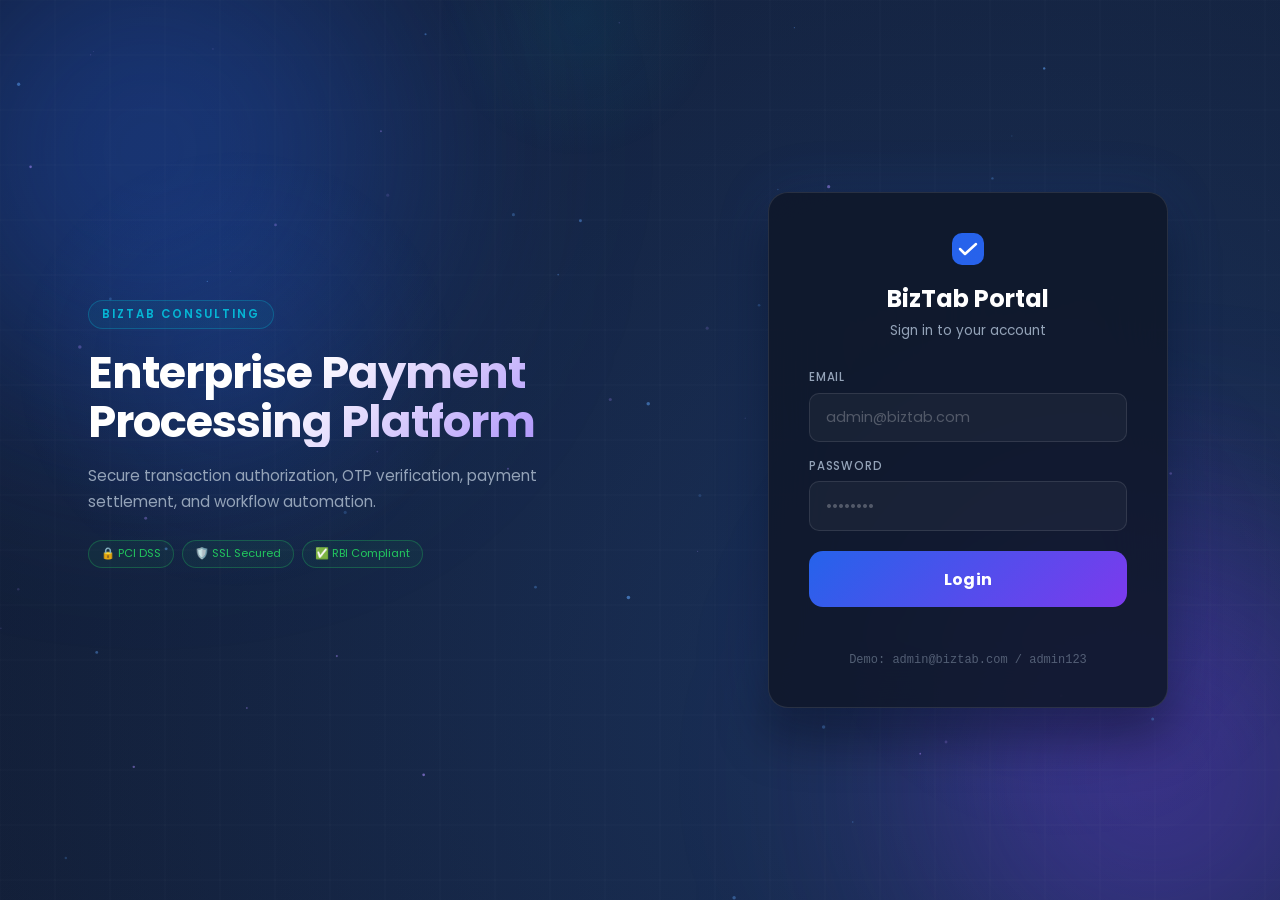
<file: index.html>
<!DOCTYPE html>
<html lang="en">
<head>
  <meta charset="UTF-8">
  <meta name="viewport" content="width=device-width, initial-scale=1.0">
  <title>BizTab Payment Gateway</title>
  <!-- CHANGED: Added Inter + Syne for premium typography -->
  <link href="https://fonts.googleapis.com/css2?family=Poppins:wght@300;400;500;600;700&family=Inter:wght@400;500;600&display=swap" rel="stylesheet">
  <link rel="stylesheet" href="style.css">
</head>
<body>

  <!-- CHANGED: Added animated canvas background -->
  <canvas id="bgCanvas"></canvas>

  <div class="login-page">

    <!-- CHANGED: Left panel enriched with badges + stats; text unchanged -->
    <div class="login-left">
      <div class="content">
        <span class="tag">BizTab Consulting</span>
        <h1>Enterprise Payment Processing Platform</h1>
        <p>
          Secure transaction authorization,
          OTP verification,
          payment settlement,
          and workflow automation.
        </p>

        <!-- CHANGED: Added trust badges below description -->
        <div class="login-badges">
          <span class="login-badge">🔒 PCI DSS</span>
          <span class="login-badge">🛡️ SSL Secured</span>
          <span class="login-badge">✅ RBI Compliant</span>
        </div>

        <!-- CHANGED: Added animated stat cards -->
        <div class="login-stats">
          <div class="login-stat">
          </div>
          <div class="login-stat">   
          </div>
          <div class="login-stat">
          </div>
        </div>
      </div>
    </div>

    <!-- CHANGED: Right panel → glassmorphism card with tilt effect -->
    <div class="login-right">
      <div class="login-box" id="loginBox">

        <!-- CHANGED: Added logo mark above the heading -->
        <div class="login-logo-mark">
          <svg width="32" height="32" viewBox="0 0 32 32" fill="none">
            <rect width="32" height="32" rx="10" fill="url(#lg1)"/>
            <path d="M8 16l5 5 11-10" stroke="#fff" stroke-width="2.5" stroke-linecap="round" stroke-linejoin="round"/>
            <defs>
              <linearGradient id="lg1" x1="0" y1="0" x2="32" y2="32">
                <stop offset="0%" stop-color="#2563EB"/>
                <stop offset="100%" stop-color="#7C3AED"/>
              </linearGradient>
            </defs>
          </svg>
        </div>

        <h2>BizTab Portal</h2>
        <p class="login-sub">Sign in to your account</p>

        <!-- CHANGED: Wrapped inputs in labelled groups for better UX -->
        <div class="input-group">
          <label class="input-lbl">Email</label>
          <input type="email" id="email" placeholder="admin@biztab.com">
        </div>
        <div class="input-group">
          <label class="input-lbl">Password</label>
          <input type="password" id="password" placeholder="••••••••">
        </div>

        <!-- UNCHANGED: original onclick logic -->
        <button onclick="login()">Login</button>
        <div id="loginMessage"></div>

        <!-- CHANGED: Added credential hint -->
        <div class="login-hint">Demo: admin@biztab.com / admin123</div>
      </div>
    </div>
  </div>

  <script src="script.js"></script>

  <!-- CHANGED: Canvas background animation (purely visual, no logic impact) -->
  <script>
    (function () {
      var c = document.getElementById('bgCanvas');
      var ctx = c.getContext('2d');
      function resize() { c.width = innerWidth; c.height = innerHeight; }
      resize();
      window.addEventListener('resize', resize);

      var pts = [];
      for (var i = 0; i < 70; i++) {
        pts.push({
          x: Math.random() * innerWidth,
          y: Math.random() * innerHeight,
          r: Math.random() * 1.4 + 0.4,
          vx: (Math.random() - .5) * .35,
          vy: (Math.random() - .5) * .35,
          a: Math.random() * .5 + .1,
          col: Math.random() > .5 ? '96,165,250' : '167,139,250'
        });
      }

      var orbs = [
        { ox: .18, oy: .35, r: 220, col: '37,99,235', a: .13, t: 0 },
        { ox: .78, oy: .65, r: 260, col: '124,58,237', a: .10, t: 2 },
        { ox: .5,  oy: .08, r: 140, col: '6,182,212',  a: .07, t: 4 }
      ];

      function draw() {
        ctx.clearRect(0, 0, c.width, c.height);

        orbs.forEach(function (o) {
          o.t += .004;
          var cx = (o.ox + Math.sin(o.t) * .06) * c.width;
          var cy = (o.oy + Math.cos(o.t * .8) * .06) * c.height;
          var g = ctx.createRadialGradient(cx, cy, 0, cx, cy, o.r);
          g.addColorStop(0, 'rgba(' + o.col + ',' + o.a + ')');
          g.addColorStop(1, 'rgba(' + o.col + ',0)');
          ctx.fillStyle = g;
          ctx.beginPath();
          ctx.arc(cx, cy, o.r, 0, Math.PI * 2);
          ctx.fill();
        });

        ctx.strokeStyle = 'rgba(255,255,255,.025)';
        ctx.lineWidth = 1;
        for (var x = 0; x < c.width; x += 55) {
          ctx.beginPath(); ctx.moveTo(x, 0); ctx.lineTo(x, c.height); ctx.stroke();
        }
        for (var y = 0; y < c.height; y += 55) {
          ctx.beginPath(); ctx.moveTo(0, y); ctx.lineTo(c.width, y); ctx.stroke();
        }

        pts.forEach(function (p) {
          p.x += p.vx; p.y += p.vy;
          if (p.x < 0) p.x = c.width;
          if (p.x > c.width) p.x = 0;
          if (p.y < 0) p.y = c.height;
          if (p.y > c.height) p.y = 0;
          ctx.beginPath();
          ctx.arc(p.x, p.y, p.r, 0, Math.PI * 2);
          ctx.fillStyle = 'rgba(' + p.col + ',' + p.a + ')';
          ctx.fill();
        });

        requestAnimationFrame(draw);
      }
      draw();

      /* 3-D tilt on login card */
      var box = document.getElementById('loginBox');
      if (box) {
        box.addEventListener('mousemove', function (e) {
          var r = box.getBoundingClientRect();
          var x = (e.clientX - r.left) / r.width - .5;
          var y = (e.clientY - r.top) / r.height - .5;
          box.style.transform = 'perspective(700px) rotateX(' + (-y * 7) + 'deg) rotateY(' + (x * 7) + 'deg)';
        });
        box.addEventListener('mouseleave', function () {
          box.style.transform = 'perspective(700px) rotateX(0) rotateY(0)';
        });
      }
    })();
  </script>
</body>
</html>
</file>
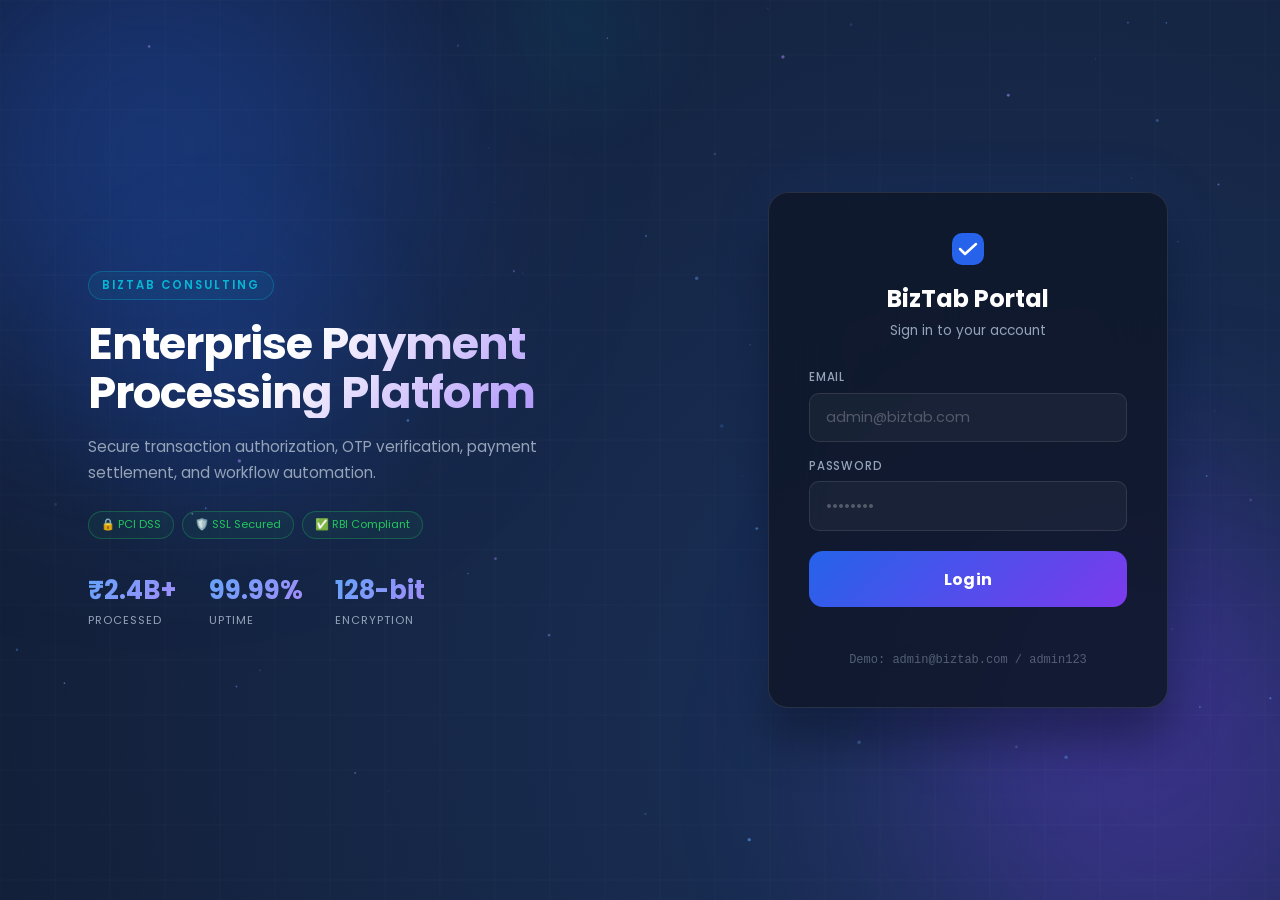
<file: login.html>
<!DOCTYPE html>
<html lang="en">
<head>
  <meta charset="UTF-8">
  <meta name="viewport" content="width=device-width, initial-scale=1.0">
  <title>BizTab Payment Gateway</title>
  <!-- CHANGED: Added Inter + Syne for premium typography -->
  <link href="https://fonts.googleapis.com/css2?family=Poppins:wght@300;400;500;600;700&family=Inter:wght@400;500;600&display=swap" rel="stylesheet">
  <link rel="stylesheet" href="style.css">
</head>
<body>

  <!-- CHANGED: Added animated canvas background -->
  <canvas id="bgCanvas"></canvas>

  <div class="login-page">

    <!-- CHANGED: Left panel enriched with badges + stats; text unchanged -->
    <div class="login-left">
      <div class="content">
        <span class="tag">BizTab Consulting</span>
        <h1>Enterprise Payment Processing Platform</h1>
        <p>
          Secure transaction authorization,
          OTP verification,
          payment settlement,
          and workflow automation.
        </p>

        <!-- CHANGED: Added trust badges below description -->
        <div class="login-badges">
          <span class="login-badge">🔒 PCI DSS</span>
          <span class="login-badge">🛡️ SSL Secured</span>
          <span class="login-badge">✅ RBI Compliant</span>
        </div>

        <!-- CHANGED: Added animated stat cards -->
        <div class="login-stats">
          <div class="login-stat">
            <span class="stat-num">₹2.4B+</span>
            <span class="stat-lbl">Processed</span>
          </div>
          <div class="login-stat">
            <span class="stat-num">99.99%</span>
            <span class="stat-lbl">Uptime</span>
          </div>
          <div class="login-stat">
            <span class="stat-num">128-bit</span>
            <span class="stat-lbl">Encryption</span>
          </div>
        </div>
      </div>
    </div>

    <!-- CHANGED: Right panel → glassmorphism card with tilt effect -->
    <div class="login-right">
      <div class="login-box" id="loginBox">

        <!-- CHANGED: Added logo mark above the heading -->
        <div class="login-logo-mark">
          <svg width="32" height="32" viewBox="0 0 32 32" fill="none">
            <rect width="32" height="32" rx="10" fill="url(#lg1)"/>
            <path d="M8 16l5 5 11-10" stroke="#fff" stroke-width="2.5" stroke-linecap="round" stroke-linejoin="round"/>
            <defs>
              <linearGradient id="lg1" x1="0" y1="0" x2="32" y2="32">
                <stop offset="0%" stop-color="#2563EB"/>
                <stop offset="100%" stop-color="#7C3AED"/>
              </linearGradient>
            </defs>
          </svg>
        </div>

        <h2>BizTab Portal</h2>
        <p class="login-sub">Sign in to your account</p>

        <!-- CHANGED: Wrapped inputs in labelled groups for better UX -->
        <div class="input-group">
          <label class="input-lbl">Email</label>
          <input type="email" id="email" placeholder="admin@biztab.com">
        </div>
        <div class="input-group">
          <label class="input-lbl">Password</label>
          <input type="password" id="password" placeholder="••••••••">
        </div>

        <!-- UNCHANGED: original onclick logic -->
        <button onclick="login()">Login</button>
        <div id="loginMessage"></div>

        <!-- CHANGED: Added credential hint -->
        <div class="login-hint">Demo: admin@biztab.com / admin123</div>
      </div>
    </div>
  </div>

  <script src="script.js"></script>

  <!-- CHANGED: Canvas background animation (purely visual, no logic impact) -->
  <script>
    (function () {
      var c = document.getElementById('bgCanvas');
      var ctx = c.getContext('2d');
      function resize() { c.width = innerWidth; c.height = innerHeight; }
      resize();
      window.addEventListener('resize', resize);

      var pts = [];
      for (var i = 0; i < 70; i++) {
        pts.push({
          x: Math.random() * innerWidth,
          y: Math.random() * innerHeight,
          r: Math.random() * 1.4 + 0.4,
          vx: (Math.random() - .5) * .35,
          vy: (Math.random() - .5) * .35,
          a: Math.random() * .5 + .1,
          col: Math.random() > .5 ? '96,165,250' : '167,139,250'
        });
      }

      var orbs = [
        { ox: .18, oy: .35, r: 220, col: '37,99,235', a: .13, t: 0 },
        { ox: .78, oy: .65, r: 260, col: '124,58,237', a: .10, t: 2 },
        { ox: .5,  oy: .08, r: 140, col: '6,182,212',  a: .07, t: 4 }
      ];

      function draw() {
        ctx.clearRect(0, 0, c.width, c.height);

        orbs.forEach(function (o) {
          o.t += .004;
          var cx = (o.ox + Math.sin(o.t) * .06) * c.width;
          var cy = (o.oy + Math.cos(o.t * .8) * .06) * c.height;
          var g = ctx.createRadialGradient(cx, cy, 0, cx, cy, o.r);
          g.addColorStop(0, 'rgba(' + o.col + ',' + o.a + ')');
          g.addColorStop(1, 'rgba(' + o.col + ',0)');
          ctx.fillStyle = g;
          ctx.beginPath();
          ctx.arc(cx, cy, o.r, 0, Math.PI * 2);
          ctx.fill();
        });

        ctx.strokeStyle = 'rgba(255,255,255,.025)';
        ctx.lineWidth = 1;
        for (var x = 0; x < c.width; x += 55) {
          ctx.beginPath(); ctx.moveTo(x, 0); ctx.lineTo(x, c.height); ctx.stroke();
        }
        for (var y = 0; y < c.height; y += 55) {
          ctx.beginPath(); ctx.moveTo(0, y); ctx.lineTo(c.width, y); ctx.stroke();
        }

        pts.forEach(function (p) {
          p.x += p.vx; p.y += p.vy;
          if (p.x < 0) p.x = c.width;
          if (p.x > c.width) p.x = 0;
          if (p.y < 0) p.y = c.height;
          if (p.y > c.height) p.y = 0;
          ctx.beginPath();
          ctx.arc(p.x, p.y, p.r, 0, Math.PI * 2);
          ctx.fillStyle = 'rgba(' + p.col + ',' + p.a + ')';
          ctx.fill();
        });

        requestAnimationFrame(draw);
      }
      draw();

      /* 3-D tilt on login card */
      var box = document.getElementById('loginBox');
      if (box) {
        box.addEventListener('mousemove', function (e) {
          var r = box.getBoundingClientRect();
          var x = (e.clientX - r.left) / r.width - .5;
          var y = (e.clientY - r.top) / r.height - .5;
          box.style.transform = 'perspective(700px) rotateX(' + (-y * 7) + 'deg) rotateY(' + (x * 7) + 'deg)';
        });
        box.addEventListener('mouseleave', function () {
          box.style.transform = 'perspective(700px) rotateX(0) rotateY(0)';
        });
      }
    })();
  </script>
</body>
</html>
</file>
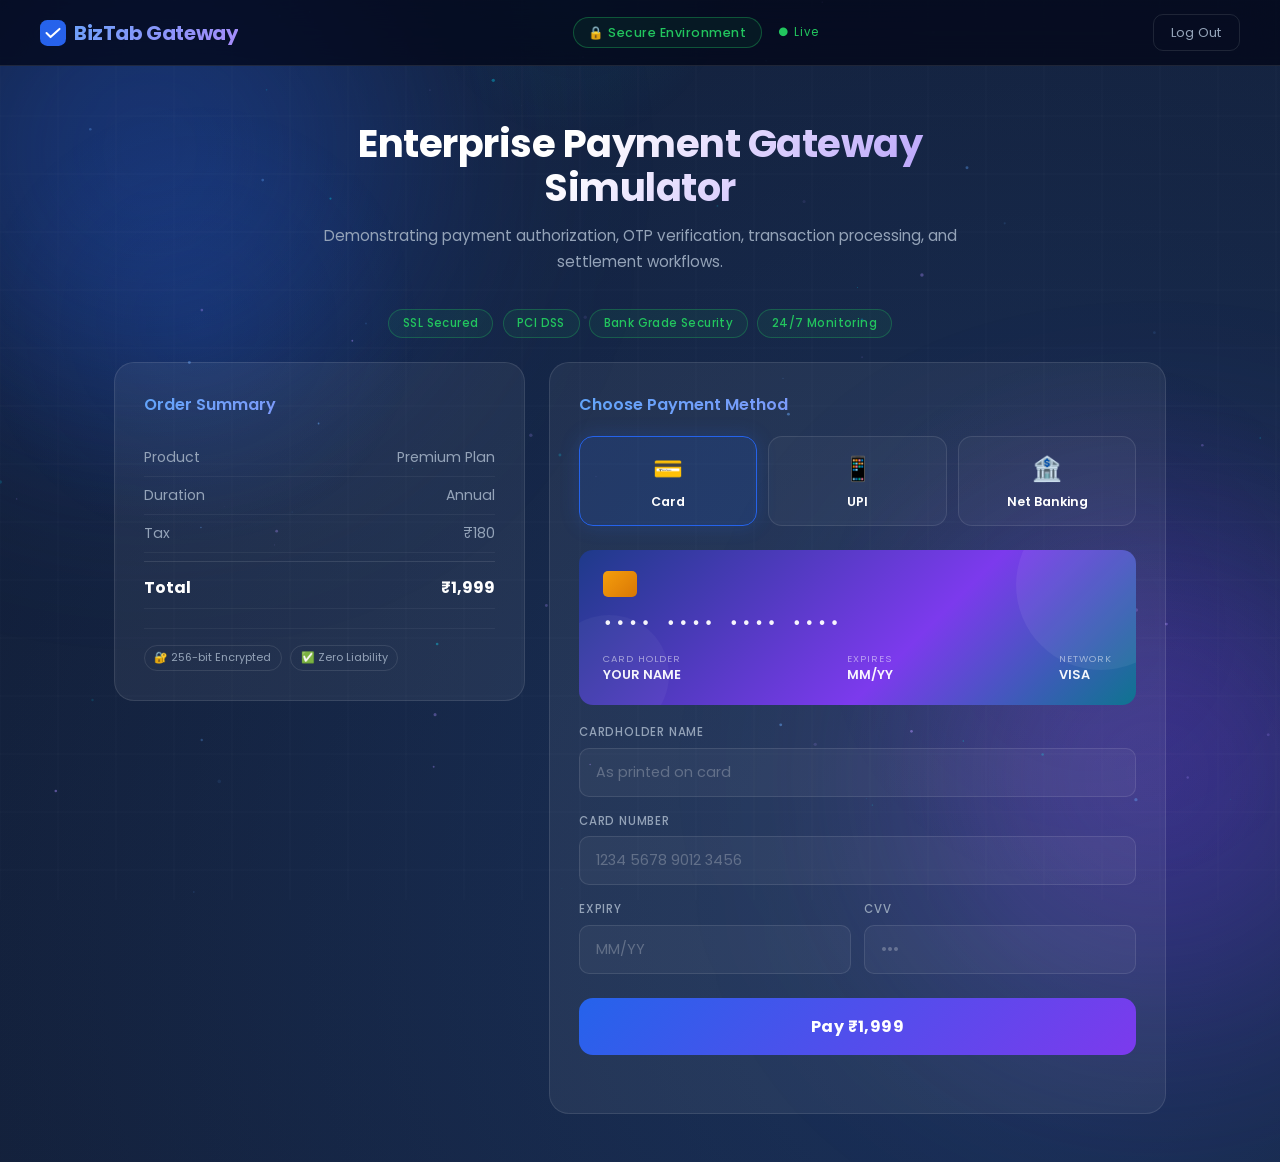
<file: payment.html>
<!DOCTYPE html>
<html lang="en">
<head>
  <meta charset="UTF-8">
  <meta name="viewport" content="width=device-width, initial-scale=1.0">
  <title>BizTab Payment Gateway</title>
  <link href="https://fonts.googleapis.com/css2?family=Poppins:wght@300;400;500;600;700&family=Inter:wght@400;500;600&display=swap" rel="stylesheet">
  <link rel="stylesheet" href="style.css">
</head>
<body>

  <!-- CHANGED: Animated 3-D canvas background -->
  <canvas id="bgCanvas"></canvas>

  <!-- ─── NAVBAR ──────────────────────────────────────────────────────────── -->
  <!-- CHANGED: Enhanced navbar with status badge; text/logo unchanged -->
  <nav class="navbar">
    <div class="logo">
      <!-- CHANGED: Added SVG logo mark before text -->
      <svg width="26" height="26" viewBox="0 0 32 32" fill="none" style="vertical-align:middle;margin-right:8px">
        <rect width="32" height="32" rx="9" fill="url(#navLg)"/>
        <path d="M8 16l5 5 11-10" stroke="#fff" stroke-width="2.5" stroke-linecap="round" stroke-linejoin="round"/>
        <defs>
          <linearGradient id="navLg" x1="0" y1="0" x2="32" y2="32">
            <stop offset="0%" stop-color="#2563EB"/>
            <stop offset="100%" stop-color="#7C3AED"/>
          </linearGradient>
        </defs>
      </svg>
      BizTab Gateway
    </div>
    <!-- CHANGED: status badge replaces plain text -->
    <div class="nav-center">
      <span class="secure">🔒 Secure Environment</span>
      <span class="nav-status">● Live</span>
    </div>
    <div class="nav-right">
      <button class="nav-logout-btn"
onclick="location.href='index.html'">
Log Out
</button>
    </div>
  </nav>

  <!-- ─── HERO ────────────────────────────────────────────────────────────── -->
  <!-- UNCHANGED: same text content, class kept for CSS, just wrapped for animation -->
  <section class="hero">
    <div class="hero-inner">
      <h1>Enterprise Payment Gateway Simulator</h1>
      <p>
        Demonstrating payment authorization,
        OTP verification,
        transaction processing,
        and settlement workflows.
      </p>
    </div>
  </section>

  <!-- ─── SECURITY BADGES ─────────────────────────────────────────────────── -->
  <!-- UNCHANGED: same 4 badges -->
  <section class="security">
    <div class="badge">SSL Secured</div>
    <div class="badge">PCI DSS</div>
    <div class="badge">Bank Grade Security</div>
    <div class="badge">24/7 Monitoring</div>
  </section>

  <!-- ─── MAIN DASHBOARD ──────────────────────────────────────────────────── -->
  <div class="dashboard">

    <!-- ── ORDER SUMMARY ── -->
    <!-- UNCHANGED: all IDs, text, values identical to original -->
    <div class="order-card">
      <h2>Order Summary</h2>
      <div class="row">
        <span>Product</span>
        <span>Premium Plan</span>
      </div>
      <div class="row">
        <span>Duration</span>
        <span>Annual</span>
      </div>
      <div class="row">
        <span>Tax</span>
        <span>₹180</span>
      </div>
      <div class="row total">
        <span>Total</span>
        <span>₹1,999</span>
      </div>
      <!-- CHANGED: Added trust section below order total -->
      <div class="order-trust">
        <span class="trust-item">🔐 256-bit Encrypted</span>
        <span class="trust-item">✅ Zero Liability</span>
      </div>
    </div>

    <!-- ── PAYMENT CARD ── -->
    <div class="payment-card">
      <h2>Choose Payment Method</h2>

      <!-- CHANGED: method-grid items now have icon wrappers for richer UI -->
      <div class="method-grid">
        <div class="method-box active" onclick="showMethod('card', this)">
          <span class="method-icon">💳</span>
          <span class="method-label">Card</span>
        </div>
        <div class="method-box" onclick="showMethod('upi', this)">
          <span class="method-icon">📱</span>
          <span class="method-label">UPI</span>
        </div>
        <div class="method-box" onclick="showMethod('bank', this)">
          <span class="method-icon">🏦</span>
          <span class="method-label">Net Banking</span>
        </div>
      </div>

      <!-- ── CARD SECTION ── -->
      <!-- UNCHANGED: all IDs preserved. CHANGED: added floating card preview -->
      <div id="cardSection">

        <!-- CHANGED: Live card preview (purely visual) -->
        <div class="card-preview" id="cardPreview">
          <div class="card-preview-chip"></div>
          <div class="card-preview-number" id="previewNumber">•••• •••• •••• ••••</div>
          <div class="card-preview-row">
            <div>
              <div class="card-preview-label">Card Holder</div>
              <div class="card-preview-value" id="previewName">YOUR NAME</div>
            </div>
            <div>
              <div class="card-preview-label">Expires</div>
              <div class="card-preview-value" id="previewExpiry">MM/YY</div>
            </div>
            <div>
              <div class="card-preview-label">Network</div>
              <div class="card-preview-value" id="previewNetwork">VISA</div>
            </div>
          </div>
        </div>

        <!-- UNCHANGED: exact IDs kept, added input-wrapper for label -->
        <div class="input-wrap">
          <label class="field-label">Cardholder Name</label>
          <input type="text" id="cardName" placeholder="As printed on card"
                 oninput="formatCardName(this); updatePreview()"
                 autocomplete="cc-name">
          <!-- ▲ Inline error span for cardholder name -->
          <span class="field-error" id="cardNameErr" style="display:none;"></span>
        </div>

        <div class="input-wrap">
          <label class="field-label">Card Number</label>
          <input type="text" id="cardNumber" placeholder="1234 5678 9012 3456"
                 maxlength="19"
                 oninput="formatCard(this); updatePreview()"
                 autocomplete="cc-number" inputmode="numeric">
          <!-- ▲ Inline error span for card number -->
          <span class="field-error" id="cardNumberErr" style="display:none;"></span>
        </div>

        <div class="two-col">
          <div class="input-wrap">
            <label class="field-label">Expiry</label>
            <input type="text" id="expiry" placeholder="MM/YY" maxlength="5"
                   oninput="formatExpiry(this); updatePreview()"
                   autocomplete="cc-exp" inputmode="numeric">
            <!-- ▲ Inline error span for expiry -->
            <span class="field-error" id="expiryErr" style="display:none;"></span>
          </div>
          <div class="input-wrap">
            <label class="field-label">CVV</label>
            <input type="password" id="cvv" placeholder="•••" maxlength="3"
                   oninput="formatCVV(this)"
                   autocomplete="cc-csc" inputmode="numeric">
            <!-- ▲ Inline error span for CVV -->
            <span class="field-error" id="cvvErr" style="display:none;"></span>
          </div>
        </div>
      </div>

      <!-- ── UPI SECTION ── -->
      <!-- UNCHANGED: IDs kept. CHANGED: UPI apps visually enhanced -->
      <div id="upiSection" style="display:none;">
        <div class="input-wrap">
          <label class="field-label">UPI ID</label>
          <input type="text" id="upiId" placeholder="example@upi"
                 oninput="clearFieldError('upiId')"
                 autocomplete="off">
          <!-- ▲ Inline error span for UPI ID -->
          <span class="field-error" id="upiIdErr" style="display:none;"></span>
        </div>
        <div class="upi-apps">
          <div class="upi-box" onclick="selectUPI(this,'user@oksbi')">
            <span class="upi-icon">🟢</span>
            <span>Google Pay</span>
          </div>
          <div class="upi-box" onclick="selectUPI(this,'user@ybl')">
            <span class="upi-icon">🟣</span>
            <span>PhonePe</span>
          </div>
          <div class="upi-box" onclick="selectUPI(this,'user@paytm')">
            <span class="upi-icon">🔵</span>
            <span>Paytm</span>
          </div>
        </div>
      </div>

      <!-- ── NET BANKING SECTION ── -->
      <!-- UNCHANGED: IDs kept -->
      <div id="bankSection" style="display:none;">
        <div class="input-wrap">
          <label class="field-label">Select Bank</label>
          <select id="bankName" onchange="clearFieldError('bankName')">
            <option value="">Select Bank</option>
            <option>State Bank of India</option>
            <option>HDFC Bank</option>
            <option>ICICI Bank</option>
            <option>Axis Bank</option>
            <option>Kotak Mahindra Bank</option>
            <option>Punjab National Bank</option>
          </select>
          <!-- ▲ Inline error span for bank selection -->
          <span class="field-error" id="bankNameErr" style="display:none;"></span>
        </div>
        <div class="input-wrap">
          <label class="field-label">Account Number</label>
          <input type="text" id="accountNumber" placeholder="9–18 digit account number"
                 maxlength="18" inputmode="numeric"
                 oninput="formatAccountNumber(this)">
          <!-- ▲ Inline error span for account number -->
          <span class="field-error" id="accountNumberErr" style="display:none;"></span>
        </div>
      </div>

      <!-- UNCHANGED: button ID + onclick kept exactly -->
      <button onclick="startPayment()">Pay ₹1,999</button>
      <div id="paymentMessage"></div>
    </div><!-- /payment-card -->
  </div><!-- /dashboard -->

  <!-- ══════════════════════════════════════════════════════════════════════ -->
  <!--  OTP MODAL                                                            -->
  <!--  CHANGED: z-index fixed (9999), improved design + animations.        -->
  <!--  UNCHANGED: all IDs (otpModal, o1–o4), all onclick handlers          -->
  <!-- ══════════════════════════════════════════════════════════════════════ -->
  <div id="otpModal" class="modal">
    <div class="otp-modal-box">

      <!-- CHANGED: animated shield wrapper -->
      <div class="otp-shield-wrap">
        <div class="otp-icon">🔐</div>
        <div class="otp-shield-ring"></div>
      </div>

      <h2>OTP Verification</h2>
      <p class="otp-subtitle">
        We've sent a secure code to your registered mobile
        <br><strong class="otp-phone">+91 •••• ••9876</strong>
      </p>

      <!-- UNCHANGED: IDs o1-o4 + oninput handlers -->
      <div class="otp-grid">
        <input maxlength="1" id="o1" class="otp-digit" inputmode="numeric"
               oninput="nextOTP(this,'o2')">
        <input maxlength="1" id="o2" class="otp-digit" inputmode="numeric"
               oninput="nextOTP(this,'o3')">
        <input maxlength="1" id="o3" class="otp-digit" inputmode="numeric"
               oninput="nextOTP(this,'o4')">
        <input maxlength="1" id="o4" class="otp-digit" inputmode="numeric">
      </div>

      <div class="otp-info">
        Demo OTP: <strong class="otp-code">1234</strong>
      </div>

      <!-- CHANGED: added countdown timer display -->
      <div class="otp-timer">
        Resend in <span id="otpTimerCount">30</span>s
      </div>

      <!-- UNCHANGED: onclick handler -->
      <button class="verify-btn" onclick="verifyOTP()">Verify Payment</button>

      <!-- UNCHANGED: Resend text; CHANGED: now a clickable button -->
      <p class="resend">
        Didn't receive OTP?
        <span onclick="resendOTP()">Resend</span>
      </p>
    </div>
  </div>

  <!-- ══════════════════════════════════════════════════════════════════════ -->
  <!--  SUCCESS MODAL                                                        -->
  <!--  CHANGED: receipt-style design. UNCHANGED: id="successModal",        -->
  <!--  id="txnId", onclick="closeSuccess()"                                -->
  <!-- ══════════════════════════════════════════════════════════════════════ -->
  <div id="successModal" class="success-modal">
    <div class="success-box">

      <!-- CHANGED: animated ring + checkmark -->
      <div class="success-anim-wrap">
        <div class="success-ring"></div>
        <div class="success-icon">✓</div>
      </div>

      <h2>Payment Successful</h2>
      <p class="success-sub">Your transaction has been completed successfully.</p>

      <!-- CHANGED: full receipt card design -->
      <div class="receipt-card">
        <div class="receipt-row">
          <span class="receipt-lbl">Transaction ID</span>
          <span class="receipt-val mono" id="txnId"></span>
        </div>
        <div class="receipt-row">
          <span class="receipt-lbl">Amount</span>
          <span class="receipt-val">₹1,999.00</span>
        </div>
        <div class="receipt-row">
          <span class="receipt-lbl">Date &amp; Time</span>
          <span class="receipt-val" id="txnDate"></span>
        </div>
        <div class="receipt-row">
          <span class="receipt-lbl">Payment Method</span>
          <span class="receipt-val" id="txnMethod"></span>
        </div>
        <div class="receipt-row">
          <span class="receipt-lbl">Status</span>
          <span class="receipt-val success-status">● Successful</span>
        </div>
      </div>

      <!-- UNCHANGED: onclick handler -->
      <div class="success-actions">
  <button onclick="downloadReceipt()">Download Receipt</button>
  <button onclick="closeSuccess()">Done</button>
</div>
    </div>
  </div>

  <!-- ══════════════════════════════════════════════════════════════════════ -->
  <!--  FAILURE MODAL                                                        -->
  <!--  CHANGED: receipt-style with error detail.                           -->
  <!--  UNCHANGED: id="failedModal", id="failureReason", onclick handler    -->
  <!-- ══════════════════════════════════════════════════════════════════════ -->
  <div id="failedModal" class="success-modal">
    <div class="success-box failure-box">

      <div class="failure-anim-wrap">
        <div class="failure-ring"></div>
        <div class="success-icon failure-icon">✕</div>
      </div>

      <h2>Payment Failed</h2>

      <div class="receipt-card failure-receipt">
        <div class="receipt-row">
          <span class="receipt-lbl">Reason</span>
          <span class="receipt-val danger-text" id="failureReason"></span>
        </div>
        <div class="receipt-row">
          <span class="receipt-lbl">Amount</span>
          <span class="receipt-val">₹1,999.00</span>
        </div>
        <div class="receipt-row">
          <span class="receipt-lbl">Status</span>
          <span class="receipt-val failure-status">● Failed</span>
        </div>
      </div>

      <!-- UNCHANGED: onclick handler -->
      <button onclick="closeFailed()">Try Again</button>
    </div>
  </div>

  <!-- UNCHANGED: script.js is loaded exactly as in original -->
  <script src="script.js"></script>

  <!-- CHANGED: purely visual background + preview helpers, no logic changes -->
  <script>
    /* ── Animated canvas background ── */
    (function () {
      var c = document.getElementById('bgCanvas');
      var ctx = c.getContext('2d');
      function resize() { c.width = innerWidth; c.height = innerHeight; }
      resize();
      window.addEventListener('resize', resize);

      var pts = [];
      for (var i = 0; i < 80; i++) {
        pts.push({
          x: Math.random() * innerWidth,
          y: Math.random() * innerHeight,
          r: Math.random() * 1.5 + 0.3,
          vx: (Math.random() - .5) * .3,
          vy: (Math.random() - .5) * .3,
          a: Math.random() * .45 + .1,
          col: ['96,165,250','167,139,250','6,182,212'][Math.floor(Math.random()*3)]
        });
      }
      var orbs = [
        { ox:.15, oy:.3, r:220, col:'37,99,235',  a:.12, t:0 },
        { ox:.8,  oy:.7, r:270, col:'124,58,237', a:.09, t:2 },
        { ox:.5,  oy:.05,r:150, col:'6,182,212',  a:.07, t:4 }
      ];
      function draw() {
        ctx.clearRect(0,0,c.width,c.height);
        orbs.forEach(function(o) {
          o.t+=.004;
          var cx=(o.ox+Math.sin(o.t)*.06)*c.width;
          var cy=(o.oy+Math.cos(o.t*.8)*.06)*c.height;
          var g=ctx.createRadialGradient(cx,cy,0,cx,cy,o.r);
          g.addColorStop(0,'rgba('+o.col+','+o.a+')');
          g.addColorStop(1,'rgba('+o.col+',0)');
          ctx.fillStyle=g; ctx.beginPath();
          ctx.arc(cx,cy,o.r,0,Math.PI*2); ctx.fill();
        });
        ctx.strokeStyle='rgba(255,255,255,.022)'; ctx.lineWidth=1;
        for(var x=0;x<c.width;x+=58){ctx.beginPath();ctx.moveTo(x,0);ctx.lineTo(x,c.height);ctx.stroke();}
        for(var y=0;y<c.height;y+=58){ctx.beginPath();ctx.moveTo(0,y);ctx.lineTo(c.width,y);ctx.stroke();}
        pts.forEach(function(p){
          p.x+=p.vx; p.y+=p.vy;
          if(p.x<0)p.x=c.width; if(p.x>c.width)p.x=0;
          if(p.y<0)p.y=c.height; if(p.y>c.height)p.y=0;
          ctx.beginPath(); ctx.arc(p.x,p.y,p.r,0,Math.PI*2);
          ctx.fillStyle='rgba('+p.col+','+p.a+')'; ctx.fill();
        });
        requestAnimationFrame(draw);
      }
      draw();
    })();

    /* ── Live card preview updater ── */
    function updatePreview() {
      var raw = (document.getElementById('cardNumber').value || '').replace(/\s/g,'');
      var chunks = (raw || '').match(/.{1,4}/g) || [];
      while(chunks.length<4) chunks.push('');
      var display = chunks.map(function(ch){ return (ch+'••••').slice(0,4); }).join(' ');
      document.getElementById('previewNumber').textContent = display;

      var name = (document.getElementById('cardName').value || '').toUpperCase() || 'YOUR NAME';
      document.getElementById('previewName').textContent = name.slice(0,22);

      document.getElementById('previewExpiry').textContent =
        document.getElementById('expiry').value || 'MM/YY';

      /* Detect card network by first digit */
      var net = 'VISA';
      if(raw[0]==='5') net='MC';
      else if(raw[0]==='3') net='AMEX';
      else if(raw[0]==='6') net='RuPay';
      document.getElementById('previewNetwork').textContent = net;
    }

    /* ── UPI app quick-fill ── */
    function selectUPI(el, id) {
      document.querySelectorAll('.upi-box').forEach(function(b){ b.classList.remove('selected'); });
      el.classList.add('selected');
      document.getElementById('upiId').value = id;
    }

    /* ── OTP countdown timer ── */
    var otpInterval;
    function startOTPTimer() {
      clearInterval(otpInterval);
      var count = 30;
      var el = document.getElementById('otpTimerCount');
      if(el) el.textContent = count;
      otpInterval = setInterval(function(){
        count--;
        if(el) el.textContent = count;
        if(count<=0) clearInterval(otpInterval);
      },1000);
    }

    function resendOTP() {
      ['o1','o2','o3','o4'].forEach(function(id){
        document.getElementById(id).value='';
      });
      document.getElementById('o1').focus();
      startOTPTimer();
    }

    /* Hook into original showOTP so timer starts when modal opens */
    var _origStartPayment = window.startPayment;
    /* script.js sets otpModal display inline — we watch for it */
    var _observer = new MutationObserver(function(muts){
      muts.forEach(function(m){
        var modal = document.getElementById('otpModal');
        if(modal && modal.style.display !== 'none' && modal.style.display !== '') {
          startOTPTimer();
          document.getElementById('o1').focus();
        }
      });
    });
    var _modal = document.getElementById('otpModal');
    if(_modal) _observer.observe(_modal, {attributes:true, attributeFilter:['style']});

    /* Populate extra receipt fields when successModal opens */
    var _successObserver = new MutationObserver(function(){
      var sm = document.getElementById('successModal');
      if(sm && sm.style.display !== 'none' && sm.style.display !== '') {
        var now = new Date();
        var el = document.getElementById('txnDate');
        if(el) el.textContent = now.toLocaleString('en-IN',{
          day:'2-digit',month:'short',year:'numeric',
          hour:'2-digit',minute:'2-digit'
        });
        var mEl = document.getElementById('txnMethod');
        /* Detect active method from visible section */
        if(mEl) {
          var cardSec = document.getElementById('cardSection');
          var upiSec  = document.getElementById('upiSection');
          var bankSec = document.getElementById('bankSection');
          if(upiSec && upiSec.style.display!=='none') mEl.textContent='UPI';
          else if(bankSec && bankSec.style.display!=='none') mEl.textContent='Net Banking';
          else mEl.textContent='Card';
        }
      }
    });
    var _sm = document.getElementById('successModal');
    if(_sm) _successObserver.observe(_sm, {attributes:true, attributeFilter:['style']});
  </script>
</body>
</html>
</file>
<file: style.css>
/* ============================================================
   BizTab Payment Gateway — style.css
   ORIGINAL class names fully preserved.
   Visual upgrade applied throughout.
   New utility classes added alongside originals.
   ============================================================ */

/* ── DESIGN TOKENS ──────────────────────────────────────── */
:root {
  --blue:    #2563EB;
  --violet:  #7C3AED;
  --cyan:    #06B6D4;
  --bg:      #020617;
  --surface: rgba(255,255,255,0.06);
  --border:  rgba(255,255,255,0.10);
  --text:    #FFFFFF;
  --muted:   #94A3B8;
  --success: #22C55E;
  --danger:  #EF4444;
  --warn:    #F59E0B;

  --radius-sm: 10px;
  --radius-md: 14px;
  --radius-lg: 20px;
  --transition: all 0.25s cubic-bezier(.4,0,.2,1);
}

/* ── RESET & BASE ───────────────────────────────────────── */
*, *::before, *::after { margin:0; padding:0; box-sizing:border-box; }
html, body { width:100%; min-height:100%; }

body{
  font-family:'Poppins','Inter',sans-serif;
  min-height:100vh;
  overflow-x:hidden;
  color:white;

  background:
  radial-gradient(circle at 20% 20%, rgba(59,130,246,.25), transparent 30%),
  radial-gradient(circle at 80% 30%, rgba(168,85,247,.25), transparent 35%),
  radial-gradient(circle at 50% 80%, rgba(6,182,212,.20), transparent 35%),
  linear-gradient(135deg,#0f172a,#111827,#1e1b4b);

  background-size:400% 400%;
  animation: bgShift 15s ease infinite;
}

/* ── ANIMATED CANVAS BACKGROUND ────────────────────────── */
/* CHANGED: full-screen canvas sits behind everything */
#bgCanvas {
  position: fixed;
  top: 0; left: 0;
  width: 100%; height: 100%;
  z-index: 0;
  pointer-events: none;
}

body::before,
body::after{
  content:"";
  position:fixed;
  border-radius:50%;
  filter:blur(120px);
  z-index:-1;
  animation:floatBlob 18s infinite ease-in-out;
}

body::before{
  width:500px;
  height:500px;
  background:rgba(37,99,235,.35);
  top:-100px;
  left:-100px;
}

body::after{
  width:450px;
  height:450px;
  background:rgba(124,58,237,.35);
  bottom:-100px;
  right:-100px;
  animation-delay:6s;
}

@keyframes floatBlob{
  0%,100%{
    transform:translate(0,0) scale(1);
  }
  50%{
    transform:translate(80px,-60px) scale(1.2);
  }
}
/* ── UTILITY: GLASSMORPHISM ─────────────────────────────── */
.glass {
  background: var(--surface);
  border: 1px solid var(--border);
  border-radius: var(--radius-lg);
  backdrop-filter: blur(24px);
  -webkit-backdrop-filter: blur(24px);
}

/* ══════════════════════════════════════════════════════════
   NAVBAR
   CHANGED: dark glass nav, logo redesigned, status badge
   ═════════════════════════════════════════════════════════ */
.navbar {
  position: sticky;
  top: 0;
  z-index: 1000;                    /* CHANGED: was low, now above all content */
  display: flex;
  align-items: center;
  justify-content: space-between;
  padding: 0.9rem 2.5rem;
  background: rgba(2,6,23,0.75);
  backdrop-filter: blur(20px);
  -webkit-backdrop-filter: blur(20px);
  border-bottom: 1px solid var(--border);
  gap: 1rem;
}

.logo {
  font-size: 1.25rem;
  font-weight: 700;
  letter-spacing: -0.4px;
  background: linear-gradient(135deg, #60A5FA, #A78BFA);
  -webkit-background-clip: text;
  -webkit-text-fill-color: transparent;
  display: flex;
  align-items: center;
  white-space: nowrap;
}

.nav-center {
  display: flex;
  align-items: center;
  gap: 1rem;
}

/* ORIGINAL .secure kept, enhanced */
.secure {
  font-size: 0.78rem;
  font-weight: 500;
  padding: 0.35rem 0.9rem;
  border: 1px solid rgba(34,197,94,0.35);
  color: var(--success);
  border-radius: 20px;
  letter-spacing: 0.5px;
  background: rgba(34,197,94,0.07);
}

/* CHANGED: live status dot */
.nav-status {
  font-size: 0.72rem;
  color: var(--success);
  letter-spacing: 1px;
  animation: pulse-dot 2s ease-in-out infinite;
}
@keyframes pulse-dot { 0%,100%{opacity:1} 50%{opacity:.4} }

.nav-right { display:flex; align-items:center; gap:0.8rem; }

.nav-logout-btn {
  font-family: 'Poppins','Inter',sans-serif;
  font-size: 0.82rem;
  padding: 0.45rem 1.1rem;
  background: transparent;
  border: 1px solid var(--border);
  border-radius: var(--radius-sm);
  color: var(--muted);
  cursor: pointer;
  transition: var(--transition);
}
.nav-logout-btn:hover {
  border-color: rgba(37,99,235,.5);
  color: #fff;
  background: rgba(37,99,235,.1);
}

/* ══════════════════════════════════════════════════════════
   HERO SECTION
   CHANGED: centered with gradient heading
   ═════════════════════════════════════════════════════════ */
.hero {
  position: relative;
  z-index: 1;
  text-align: center;
  padding: 3.5rem 2rem 1.5rem;
  animation: fade-up 0.7s ease both;
}
.hero-inner { max-width: 700px; margin: 0 auto; }

.hero h1 {
  font-size: clamp(1.6rem, 3.5vw, 2.4rem);
  font-weight: 700;
  line-height: 1.15;
  letter-spacing: -0.5px;
  background: linear-gradient(135deg, #fff 40%, #A78BFA);
  -webkit-background-clip: text;
  -webkit-text-fill-color: transparent;
  margin-bottom: 0.8rem;
}

.hero p {
  color: var(--muted);
  font-size: 0.95rem;
  line-height: 1.7;
}

/* ══════════════════════════════════════════════════════════
   SECURITY BADGES
   ORIGINAL class .security .badge kept
   CHANGED: glassmorphism pills
   ═════════════════════════════════════════════════════════ */
.security {
  position: relative;
  z-index: 1;
  display: flex;
  flex-wrap: wrap;
  justify-content: center;
  gap: 0.6rem;
  padding: 0.6rem 2rem 1.5rem;
  animation: fade-up 0.8s ease both;
}

.badge {
  font-size: 0.72rem;
  font-weight: 500;
  padding: 0.32rem 0.85rem;
  border: 1px solid rgba(34,197,94,0.3);
  color: var(--success);
  border-radius: 20px;
  background: rgba(34,197,94,0.07);
  letter-spacing: 0.4px;
  transition: var(--transition);
}
.badge:hover {
  background: rgba(34,197,94,0.14);
  transform: translateY(-1px);
}

/* ══════════════════════════════════════════════════════════
   DASHBOARD GRID
   ORIGINAL class .dashboard kept
   CHANGED: dark glass cards, proper z-index
   ═════════════════════════════════════════════════════════ */
.dashboard {
  position: relative;
  z-index: 1;
  display: grid;
  grid-template-columns: 1fr 1.5fr;
  gap: 1.5rem;
  max-width: 1100px;
  margin: 0 auto 3rem;
  padding: 0 1.5rem;
  animation: fade-up 0.9s ease both;
}

/* ── ORDER CARD ── */
/* ORIGINAL class .order-card kept */
.order-card {
  background: var(--surface);
  border: 1px solid var(--border);
  border-radius: var(--radius-lg);
  backdrop-filter: blur(20px);
  -webkit-backdrop-filter: blur(20px);
  padding: 1.8rem;
  height: fit-content;
  position: sticky;
  top: 80px;
  transition: var(--transition);
}
.order-card:hover {
  border-color: rgba(37,99,235,0.25);
  box-shadow: 0 0 40px rgba(37,99,235,0.08);
}

.order-card h2 {
  font-size: 1rem;
  font-weight: 600;
  margin-bottom: 1.4rem;
  background: linear-gradient(135deg,#60A5FA,#A78BFA);
  -webkit-background-clip: text;
  -webkit-text-fill-color: transparent;
}

/* ORIGINAL .row class kept */
.row {
  display: flex;
  justify-content: space-between;
  font-size: 0.88rem;
  padding: 0.5rem 0;
  color: var(--muted);
  border-bottom: 1px solid rgba(255,255,255,0.05);
}
.row:last-of-type { border-bottom: none; }
.row.total {
  color: #fff;
  font-weight: 700;
  font-size: 1rem;
  padding-top: 0.8rem;
  border-top: 1px solid var(--border);
  margin-top: 0.5rem;
}

/* CHANGED: trust row below total */
.order-trust {
  display: flex;
  flex-wrap: wrap;
  gap: 0.5rem;
  margin-top: 1.2rem;
  padding-top: 1rem;
  border-top: 1px solid rgba(255,255,255,0.05);
}
.trust-item {
  font-size: 0.68rem;
  color: var(--muted);
  padding: 0.25rem 0.6rem;
  border: 1px solid var(--border);
  border-radius: 20px;
}

/* ── PAYMENT CARD ── */
/* ORIGINAL class .payment-card kept */
.payment-card {
  background: var(--surface);
  border: 1px solid var(--border);
  border-radius: var(--radius-lg);
  backdrop-filter: blur(20px);
  -webkit-backdrop-filter: blur(20px);
  padding: 1.8rem;
  transition: var(--transition);
}
.payment-card:hover {
  border-color: rgba(37,99,235,0.2);
}

.payment-card h2 {
  font-size: 1rem;
  font-weight: 600;
  margin-bottom: 1.2rem;
  background: linear-gradient(135deg,#60A5FA,#A78BFA);
  -webkit-background-clip: text;
  -webkit-text-fill-color: transparent;
}

/* ── METHOD GRID ── */
/* ORIGINAL classes .method-grid .method-box .active kept */
.method-grid {
  display: grid;
  grid-template-columns: repeat(3,1fr);
  gap: 0.7rem;
  margin-bottom: 1.5rem;
}

.method-box {
  display: flex;
  flex-direction: column;
  align-items: center;
  gap: 0.4rem;
  padding: 0.9rem 0.5rem;
  border-radius: var(--radius-md);
  background: rgba(255,255,255,0.03);
  border: 1px solid var(--border);
  cursor: pointer;
  transition: var(--transition);
  user-select: none;
}
.method-box:hover {
  border-color: rgba(37,99,235,.45);
  background: rgba(37,99,235,.06);
  transform: translateY(-2px);
}
.method-box.active {
  border-color: var(--blue);
  background: rgba(37,99,235,.13);
  box-shadow: 0 0 20px rgba(37,99,235,.2);
}
.method-icon { font-size: 1.5rem; }
.method-label {
  font-size: 0.78rem;
  font-weight: 600;
  color: #fff;
}

/* ── LIVE CARD PREVIEW ── */
/* CHANGED: new element, purely decorative */
.card-preview {
  background: linear-gradient(135deg, #1e3a8a 0%, #7c3aed 60%, #0e7490 100%);
  border-radius: var(--radius-md);
  padding: 1.3rem 1.5rem;
  margin-bottom: 1.2rem;
  height: 155px;
  display: flex;
  flex-direction: column;
  justify-content: space-between;
  position: relative;
  overflow: hidden;
  transition: var(--transition);
}
.card-preview::before {
  content: '';
  position: absolute;
  top: -50px; right: -50px;
  width: 170px; height: 170px;
  background: rgba(255,255,255,.06);
  border-radius: 50%;
}
.card-preview::after {
  content: '';
  position: absolute;
  bottom: -30px; left: -30px;
  width: 120px; height: 120px;
  background: rgba(255,255,255,.04);
  border-radius: 50%;
}
.card-preview-chip {
  width: 34px; height: 26px;
  background: linear-gradient(135deg,#F59E0B,#D97706);
  border-radius: 5px;
}
.card-preview-number {
  font-size: 1rem;
  letter-spacing: 3px;
  font-weight: 600;
  font-family: 'Courier New', monospace;
  color: rgba(255,255,255,.95);
}
.card-preview-row {
  display: flex;
  justify-content: space-between;
  align-items: flex-end;
}
.card-preview-label {
  font-size: 0.6rem;
  color: rgba(255,255,255,.5);
  text-transform: uppercase;
  letter-spacing: 1px;
}
.card-preview-value {
  font-size: 0.8rem;
  font-weight: 600;
  color: rgba(255,255,255,.95);
}

/* ── INPUT WRAPPERS ── */
/* CHANGED: floated label style inputs */
.input-wrap {
  margin-bottom: 1rem;
}
.field-label {
  display: block;
  font-size: 0.72rem;
  color: var(--muted);
  letter-spacing: 0.8px;
  text-transform: uppercase;
  margin-bottom: 0.4rem;
  font-weight: 500;
}

/* ── ALL INPUTS & SELECT ── */
/* ORIGINAL element selectors kept, visually enhanced */
input[type="text"],
input[type="email"],
input[type="password"],
select {
  width: 100%;
  padding: 0.82rem 1rem;
  background: rgba(255,255,255,0.04);
  border: 1px solid var(--border);
  border-radius: var(--radius-sm);
  color: #fff;
  font-size: 0.9rem;
  font-family: 'Poppins','Inter',sans-serif;
  outline: none;
  transition: var(--transition);
  appearance: none;
  -webkit-appearance: none;
}
input[type="text"]::placeholder,
input[type="email"]::placeholder,
input[type="password"]::placeholder {
  color: rgba(255,255,255,0.25);
}
input[type="text"]:focus,
input[type="email"]:focus,
input[type="password"]:focus,
select:focus {
  border-color: rgba(37,99,235,0.6);
  background: rgba(37,99,235,0.06);
  box-shadow: 0 0 0 3px rgba(37,99,235,0.14),
              0 0 20px rgba(37,99,235,0.12);
}

/* ORIGINAL .two-col kept */
.two-col {
  display: grid;
  grid-template-columns: 1fr 1fr;
  gap: 0.8rem;
}

/* ── UPI APPS ── */
/* ORIGINAL .upi-box kept, visually enhanced */
.upi-apps {
  display: grid;
  grid-template-columns: repeat(3,1fr);
  gap: 0.6rem;
  margin-bottom: 1rem;
}
.upi-box {
  display: flex;
  flex-direction: column;
  align-items: center;
  gap: 0.3rem;
  padding: 0.75rem 0.4rem;
  background: rgba(255,255,255,0.04);
  border: 1px solid var(--border);
  border-radius: var(--radius-sm);
  cursor: pointer;
  font-size: 0.8rem;
  font-weight: 600;
  color: var(--muted);
  transition: var(--transition);
  text-align: center;
}
.upi-box:hover {
  border-color: rgba(6,182,212,0.45);
  background: rgba(6,182,212,0.07);
  color: #fff;
  transform: translateY(-2px);
}
.upi-box.selected {
  border-color: var(--cyan);
  background: rgba(6,182,212,0.12);
  color: #fff;
  box-shadow: 0 0 16px rgba(6,182,212,0.18);
}
.upi-icon { font-size: 1.2rem; }

/* ── PAY BUTTON ── */
/* ORIGINAL button element style */
.payment-card > button,
.payment-card button[onclick="startPayment()"] {
  width: 100%;
  padding: 1rem;
  margin-top: 0.5rem;
  background: linear-gradient(135deg, var(--blue), var(--violet));
  border: none;
  border-radius: var(--radius-md);
  color: #fff;
  font-size: 1rem;
  font-weight: 700;
  font-family: 'Poppins','Inter',sans-serif;
  cursor: pointer;
  letter-spacing: 0.4px;
  transition: var(--transition);
  position: relative;
  overflow: hidden;
}
.payment-card > button::before,
.payment-card button[onclick="startPayment()"]::before {
  content: '';
  position: absolute;
  top: 0; left: -100%;
  width: 100%; height: 100%;
  background: linear-gradient(90deg,transparent,rgba(255,255,255,.15),transparent);
  transition: left 0.5s;
}
.payment-card > button:hover::before,
.payment-card button[onclick="startPayment()"]:hover::before { left: 100%; }
.payment-card > button:hover,
.payment-card button[onclick="startPayment()"]:hover {
  transform: translateY(-2px);
  box-shadow: 0 10px 35px rgba(37,99,235,.38);
}
.payment-card > button:active { transform: translateY(0); }

#paymentMessage {
  font-size: 0.82rem;
  text-align: center;
  margin-top: 0.6rem;
  min-height: 1.2rem;
  transition: var(--transition);
}

/* ══════════════════════════════════════════════════════════
   OTP MODAL
   ORIGINAL id="otpModal" .modal .otp-modal-box kept.
   CHANGED: z-index 9999, glassmorphism, animations
   ═════════════════════════════════════════════════════════ */
.modal {
  display: none;
  position: fixed;
  inset: 0;
  z-index: 9999;                        /* CHANGED: was very low, now top-most */
  background: rgba(2,6,23,0.80);
  backdrop-filter: blur(12px);
  -webkit-backdrop-filter: blur(12px);
  align-items: center;
  justify-content: center;
}

/* script.js sets display:flex — we ensure it always centers */
#otpModal[style*="flex"] { display: flex !important; }

.otp-modal-box {
  background: rgba(15,23,42,0.92);
  border: 1px solid rgba(37,99,235,0.25);
  border-radius: var(--radius-lg);
  backdrop-filter: blur(30px);
  -webkit-backdrop-filter: blur(30px);
  padding: 2.5rem 2rem;
  max-width: 420px;
  width: 92%;
  text-align: center;
  box-shadow: 0 0 80px rgba(37,99,235,0.15), 0 40px 60px rgba(0,0,0,0.5);
  animation: modal-in 0.35s cubic-bezier(0.175,0.885,0.32,1.275) both;
}
@keyframes modal-in {
  0%  { opacity:0; transform:scale(.88) translateY(20px); }
  100%{ opacity:1; transform:scale(1)   translateY(0); }
}

/* CHANGED: animated shield */
.otp-shield-wrap {
  position: relative;
  width: 72px; height: 72px;
  margin: 0 auto 1.2rem;
  display: flex;
  align-items: center;
  justify-content: center;
}
.otp-shield-ring {
  position: absolute;
  inset: 0;
  border-radius: 50%;
  border: 2px solid rgba(37,99,235,0.4);
  animation: spin-ring 4s linear infinite;
}
@keyframes spin-ring { to { transform: rotate(360deg); } }

/* ORIGINAL .otp-icon kept */
.otp-icon {
  font-size: 2.2rem;
  position: relative;
  z-index: 1;
  animation: float-shield 3s ease-in-out infinite;
}
@keyframes float-shield {
  0%,100%{ transform:translateY(0); }
  50%    { transform:translateY(-4px); }
}

.otp-modal-box h2 {
  font-size: 1.3rem;
  font-weight: 700;
  margin-bottom: 0.4rem;
}

/* ORIGINAL .otp-subtitle kept */
.otp-subtitle {
  font-size: 0.85rem;
  color: var(--muted);
  line-height: 1.6;
  margin-bottom: 1.8rem;
}
.otp-phone { color: #fff; font-weight: 600; }

/* ── OTP INPUT GRID ── */
/* ORIGINAL .otp-grid kept. CHANGED: glowing digit boxes */
.otp-grid {
  display: flex;
  justify-content: center;
  gap: 0.75rem;
  margin-bottom: 0.8rem;
}

/* CHANGED: .otp-digit added (extends original inputs) */
.otp-digit {
  width: 58px; height: 62px;
  border-radius: 12px;
  background: rgba(255,255,255,0.05);
  border: 2px solid var(--border);
  color: #fff;
  font-size: 1.5rem;
  font-weight: 700;
  text-align: center;
  outline: none;
  transition: var(--transition);
  font-family: 'Courier New',monospace;
  padding: 0;
}
.otp-digit:focus {
  border-color: var(--cyan);
  background: rgba(6,182,212,0.08);
  box-shadow: 0 0 0 3px rgba(6,182,212,0.15),
              0 0 20px rgba(6,182,212,0.2);
}
.otp-digit.otp-shake {
  animation: otp-shake 0.4s ease;
  border-color: var(--danger);
}
@keyframes otp-shake {
  0%,100%{ transform:translateX(0); }
  20%    { transform:translateX(-5px); }
  60%    { transform:translateX(5px); }
}

/* ORIGINAL .otp-info kept */
.otp-info {
  font-size: 0.8rem;
  color: var(--muted);
  margin-bottom: 0.5rem;
}
.otp-code { color: var(--cyan); font-weight: 700; }

/* CHANGED: timer display */
.otp-timer {
  font-size: 0.8rem;
  color: var(--muted);
  margin-bottom: 1.3rem;
}
#otpTimerCount { color: var(--warn); font-weight: 600; }

/* ORIGINAL .verify-btn kept */
.verify-btn {
  width: 100%;
  padding: 0.9rem;
  background: linear-gradient(135deg, var(--blue), var(--violet));
  border: none;
  border-radius: var(--radius-md);
  color: #fff;
  font-size: 0.98rem;
  font-weight: 700;
  font-family: 'Poppins','Inter',sans-serif;
  cursor: pointer;
  transition: var(--transition);
  margin-bottom: 0.8rem;
}
.verify-btn:hover {
  transform: translateY(-2px);
  box-shadow: 0 8px 28px rgba(37,99,235,0.4);
}

/* ORIGINAL .resend kept */
.resend {
  font-size: 0.82rem;
  color: var(--muted);
}
.resend span {
  color: var(--cyan);
  cursor: pointer;
  font-weight: 600;
  text-decoration: underline;
  text-underline-offset: 2px;
}
.resend span:hover { opacity: 0.8; }

/* ══════════════════════════════════════════════════════════
   SUCCESS MODAL
   ORIGINAL id="successModal" .success-modal .success-box kept
   CHANGED: receipt card design, confetti, animation
   ═════════════════════════════════════════════════════════ */
.success-modal {
  display: none;
  position: fixed;
  inset: 0;
  z-index: 9998;                        /* CHANGED: just under OTP modal */
  background: rgba(2,6,23,0.82);
  backdrop-filter: blur(14px);
  -webkit-backdrop-filter: blur(14px);
  align-items: center;
  justify-content: center;
}
#successModal[style*="flex"],
#failedModal[style*="flex"] { display: flex !important; }

.success-box {
  background: rgba(15,23,42,0.95);
  border: 1px solid rgba(34,197,94,0.25);
  border-radius: var(--radius-lg);
  backdrop-filter: blur(30px);
  -webkit-backdrop-filter: blur(30px);
  padding: 2.5rem 2rem;
  max-width: 440px;
  width: 92%;
  text-align: center;
  box-shadow: 0 0 80px rgba(34,197,94,0.1), 0 40px 60px rgba(0,0,0,0.5);
  animation: modal-in 0.4s cubic-bezier(0.175,0.885,0.32,1.275) both;
}

/* CHANGED: animated success ring */
.success-anim-wrap {
  position: relative;
  width: 80px; height: 80px;
  margin: 0 auto 1.3rem;
  display: flex;
  align-items: center;
  justify-content: center;
}
.success-ring {
  position: absolute;
  inset: 0;
  border-radius: 50%;
  border: 2px solid var(--success);
  animation: ring-pop 0.6s cubic-bezier(0.175,0.885,0.32,1.275) both;
}
@keyframes ring-pop {
  0%  { transform:scale(0); opacity:0; }
  100%{ transform:scale(1); opacity:1; }
}

/* ORIGINAL .success-icon kept */
.success-icon {
  width: 64px; height: 64px;
  background: rgba(34,197,94,0.12);
  border-radius: 50%;
  border: 2px solid var(--success);
  display: flex;
  align-items: center;
  justify-content: center;
  font-size: 1.8rem;
  font-weight: 700;
  color: var(--success);
  position: relative;
  z-index: 1;
  animation: pop-in 0.5s cubic-bezier(0.175,0.885,0.32,1.275) 0.2s both;
}
@keyframes pop-in {
  0%  { transform:scale(0); opacity:0; }
  100%{ transform:scale(1); opacity:1; }
}

.success-box h2 { font-size: 1.3rem; font-weight: 700; margin-bottom: 0.3rem; }
.success-sub { font-size: 0.85rem; color: var(--muted); margin-bottom: 1.5rem; }

/* CHANGED: receipt card */
.receipt-card {
  background: rgba(255,255,255,0.04);
  border: 1px solid var(--border);
  border-radius: var(--radius-md);
  padding: 1.1rem 1.3rem;
  margin-bottom: 1.5rem;
  text-align: left;
}
.receipt-row {
  display: flex;
  justify-content: space-between;
  align-items: center;
  padding: 0.45rem 0;
  font-size: 0.83rem;
  border-bottom: 1px solid rgba(255,255,255,0.05);
}
.receipt-row:last-child { border-bottom: none; }
.receipt-lbl { color: var(--muted); }
.receipt-val { font-weight: 600; color: #fff; }
.receipt-val.mono { font-family: 'Courier New', monospace; font-size: 0.78rem; color: var(--muted); }
.success-status { color: var(--success) !important; }

/* UNCHANGED original .success-box button */
.success-box button {
  width: 100%;
  padding: 0.9rem;
  background: linear-gradient(135deg, var(--blue), var(--violet));
  border: none;
  border-radius: var(--radius-md);
  color: #fff;
  font-size: 0.98rem;
  font-weight: 700;
  font-family: 'Poppins','Inter',sans-serif;
  cursor: pointer;
  transition: var(--transition);
}
.success-box button:hover {
  transform: translateY(-2px);
  box-shadow: 0 8px 28px rgba(37,99,235,0.4);
}

/* ── FAILURE MODAL ── */
/* ORIGINAL kept, visually enhanced */
.failure-box { border-color: rgba(239,68,68,.25); }
.failure-anim-wrap {
  position: relative;
  width: 80px; height: 80px;
  margin: 0 auto 1.3rem;
  display: flex;
  align-items: center;
  justify-content: center;
}
.failure-ring {
  position: absolute;
  inset: 0;
  border-radius: 50%;
  border: 2px solid var(--danger);
  animation: ring-pop 0.6s cubic-bezier(0.175,0.885,0.32,1.275) both;
}
.failure-icon {
  background: rgba(239,68,68,0.12) !important;
  border-color: var(--danger) !important;
  color: var(--danger) !important;
}
.failure-receipt { border-color: rgba(239,68,68,0.15); }
.failure-status  { color: var(--danger) !important; }
.danger-text     { color: var(--danger) !important; }

/* ══════════════════════════════════════════════════════════
   LOGIN PAGE
   ORIGINAL .login-page .login-left .login-right .login-box kept
   CHANGED: dark glass, animated bg
   ═════════════════════════════════════════════════════════ */
.login-page {
  position: relative;
  z-index: 1;
  display: flex;
  min-height: 100vh;
}

.login-left {
  flex: 1;
  display: flex;
  align-items: center;
  justify-content: center;
  padding: 4rem 3rem;
  position: relative;
}

.login-left .content { max-width: 480px; }

/* ORIGINAL .tag kept */
.tag {
  display: inline-block;
  font-size: 0.72rem;
  font-weight: 600;
  color: var(--cyan);
  text-transform: uppercase;
  letter-spacing: 2px;
  padding: 0.3rem 0.8rem;
  border: 1px solid rgba(6,182,212,0.3);
  border-radius: 20px;
  background: rgba(6,182,212,0.07);
  margin-bottom: 1.2rem;
}

.login-left h1 {
  font-size: clamp(2rem, 3.5vw, 3rem);
  font-weight: 700;
  line-height: 1.1;
  letter-spacing: -1px;
  background: linear-gradient(135deg, #fff 40%, #A78BFA);
  -webkit-background-clip: text;
  -webkit-text-fill-color: transparent;
  margin-bottom: 1rem;
}

.login-left p {
  color: var(--muted);
  font-size: 0.95rem;
  line-height: 1.75;
  margin-bottom: 1.5rem;
}

/* CHANGED: new badges + stats below description */
.login-badges {
  display: flex;
  flex-wrap: wrap;
  gap: 0.5rem;
  margin-bottom: 2rem;
}
.login-badge {
  font-size: 0.7rem;
  padding: 0.28rem 0.75rem;
  border: 1px solid rgba(34,197,94,0.3);
  color: var(--success);
  border-radius: 20px;
  background: rgba(34,197,94,0.06);
}

.login-stats {
  display: flex;
  gap: 2rem;
}
.login-stat {
  display: flex;
  flex-direction: column;
  gap: 0.15rem;
}
.stat-num {
  font-size: 1.6rem;
  font-weight: 700;
  background: linear-gradient(135deg,#60A5FA,#A78BFA);
  -webkit-background-clip: text;
  -webkit-text-fill-color: transparent;
}
.stat-lbl {
  font-size: 0.7rem;
  color: var(--muted);
  text-transform: uppercase;
  letter-spacing: 1px;
}

/* ORIGINAL .login-right kept */
.login-right {
  flex: 1;
  display: flex;
  align-items: center;
  justify-content: center;
  padding: 2rem;
}

/* ORIGINAL .login-box kept */
.login-box {
  width: 100%;
  max-width: 400px;
  padding: 2.5rem;
  background: rgba(15,23,42,0.88);
  border: 1px solid var(--border);
  border-radius: var(--radius-lg);
  backdrop-filter: blur(30px);
  -webkit-backdrop-filter: blur(30px);
  box-shadow: 0 0 60px rgba(37,99,235,0.1), 0 30px 50px rgba(0,0,0,0.4);
  transition: transform 0.15s ease;
  animation: fade-up 0.6s ease both;
}

/* CHANGED: logo mark inside card */
.login-logo-mark {
  display: flex;
  align-items: center;
  justify-content: center;
  margin-bottom: 1rem;
}

.login-box h2 {
  font-size: 1.5rem;
  font-weight: 700;
  text-align: center;
  margin-bottom: 0.3rem;
}
.login-sub {
  font-size: 0.85rem;
  color: var(--muted);
  text-align: center;
  margin-bottom: 1.8rem;
}

/* CHANGED: input groups with labels */
.input-group { margin-bottom: 1rem; }
.input-lbl {
  display: block;
  font-size: 0.72rem;
  color: var(--muted);
  letter-spacing: 0.8px;
  text-transform: uppercase;
  margin-bottom: 0.4rem;
  font-weight: 500;
}

/* ORIGINAL .login-box button kept */
.login-box button {
  width: 100%;
  padding: 0.95rem;
  margin-top: 0.3rem;
  background: linear-gradient(135deg, var(--blue), var(--violet));
  border: none;
  border-radius: var(--radius-md);
  color: #fff;
  font-size: 1rem;
  font-weight: 700;
  font-family: 'Poppins','Inter',sans-serif;
  cursor: pointer;
  transition: var(--transition);
  letter-spacing: 0.3px;
}
.login-box button:hover {
  transform: translateY(-2px);
  box-shadow: 0 10px 35px rgba(37,99,235,0.38);
}

#loginMessage {
  font-size: 0.82rem;
  text-align: center;
  margin-top: 0.8rem;
  min-height: 1.1rem;
}

/* CHANGED: credential hint */
.login-hint {
  text-align: center;
  margin-top: 1rem;
  font-size: 0.75rem;
  color: rgba(148,163,184,0.5);
  font-family: 'Courier New', monospace;
}

/* CHANGED: shake on bad login */
.shake { animation: shake-box 0.4s ease; }
@keyframes shake-box {
  0%,100%{ transform:translateX(0); }
  20%    { transform:translateX(-8px); }
  60%    { transform:translateX(8px); }
}

/* ══════════════════════════════════════════════════════════
   ANIMATIONS
   ═════════════════════════════════════════════════════════ */
@keyframes fade-up {
  from { opacity:0; transform:translateY(18px); }
  to   { opacity:1; transform:translateY(0); }
}

/* ══════════════════════════════════════════════════════════
   FIELD-LEVEL VALIDATION  ▲ NEW
   .field-error — inline error message below each input
   .input-error — red border state on the input itself
   ═════════════════════════════════════════════════════════ */

/* Error message span that appears below an input */
.field-error {
  display: none;                          /* shown via JS showFieldError() */
  font-size: 0.72rem;
  color: var(--danger);
  margin-top: 0.35rem;
  padding-left: 0.15rem;
  font-weight: 500;
  letter-spacing: 0.2px;
  animation: error-slide-in 0.2s ease both;
}
@keyframes error-slide-in {
  from { opacity: 0; transform: translateY(-4px); }
  to   { opacity: 1; transform: translateY(0); }
}

/* Red border + glow on a field that failed validation */
input.input-error,
select.input-error {
  border-color: rgba(239, 68, 68, 0.65) !important;
  background:   rgba(239, 68, 68, 0.06) !important;
  box-shadow:   0 0 0 3px rgba(239, 68, 68, 0.12),
                0 0 16px rgba(239, 68, 68, 0.10) !important;
}
/* Remove red state on focus — visual feedback that user is correcting */
input.input-error:focus,
select.input-error:focus {
  border-color: rgba(37, 99, 235, 0.6) !important;
  background:   rgba(37, 99, 235, 0.06) !important;
  box-shadow:   0 0 0 3px rgba(37, 99, 235, 0.14) !important;
}

/* ══════════════════════════════════════════════════════════
   RESPONSIVE
   ═════════════════════════════════════════════════════════ */
@media (max-width: 900px) {
  .dashboard {
    grid-template-columns: 1fr;
  }
  .order-card { position: static; }
}

@media (max-width: 680px) {
  .login-page  { flex-direction: column; }
  .login-left  { padding: 2.5rem 1.5rem; }
  .login-right { padding: 1rem 1.5rem 2rem; }
  .login-left h1 { font-size: 1.8rem; }
  .login-stats { gap: 1.2rem; }
  .stat-num    { font-size: 1.3rem; }

  .navbar { padding: 0.8rem 1.2rem; }
  .nav-status { display: none; }

  .hero { padding: 2rem 1rem 1rem; }

  .dashboard { padding: 0 1rem; }

  .method-grid { grid-template-columns: repeat(3,1fr); gap: 0.5rem; }

  .two-col { grid-template-columns: 1fr; }

  .otp-digit { width: 50px; height: 54px; font-size: 1.3rem; }

  .card-preview-number { font-size: 0.85rem; letter-spacing: 2px; }
}

@media (max-width: 400px) {
  .otp-digit { width: 44px; height: 48px; font-size: 1.2rem; }
  .upi-apps  { grid-template-columns: 1fr; }
  .login-badges { gap: 0.4rem; }
}

/* NET BANKING DROPDOWN FIX */

#bankName {
  background: #0f172a !important;
  color: #ffffff !important;
  border: 1px solid #2563eb;
}

#bankName option {
  background: #0f172a !important;
  color: #ffffff !important;
  padding: 12px;
}

#bankName option:hover {
  background: #2563eb !important;
  color: #ffffff !important;
}

#bankName option:checked {
  background: linear-gradient(135deg,#2563eb,#7c3aed);
  color: white;
}

@keyframes bgShift{
  0%{
    background-position:0% 50%;
  }
  50%{
    background-position:100% 50%;
  }
  100%{
    background-position:0% 50%;
  }
}

.success-actions{
  display:flex;
  gap:10px;
}

.success-actions button{
  flex:1;
}
</file>
